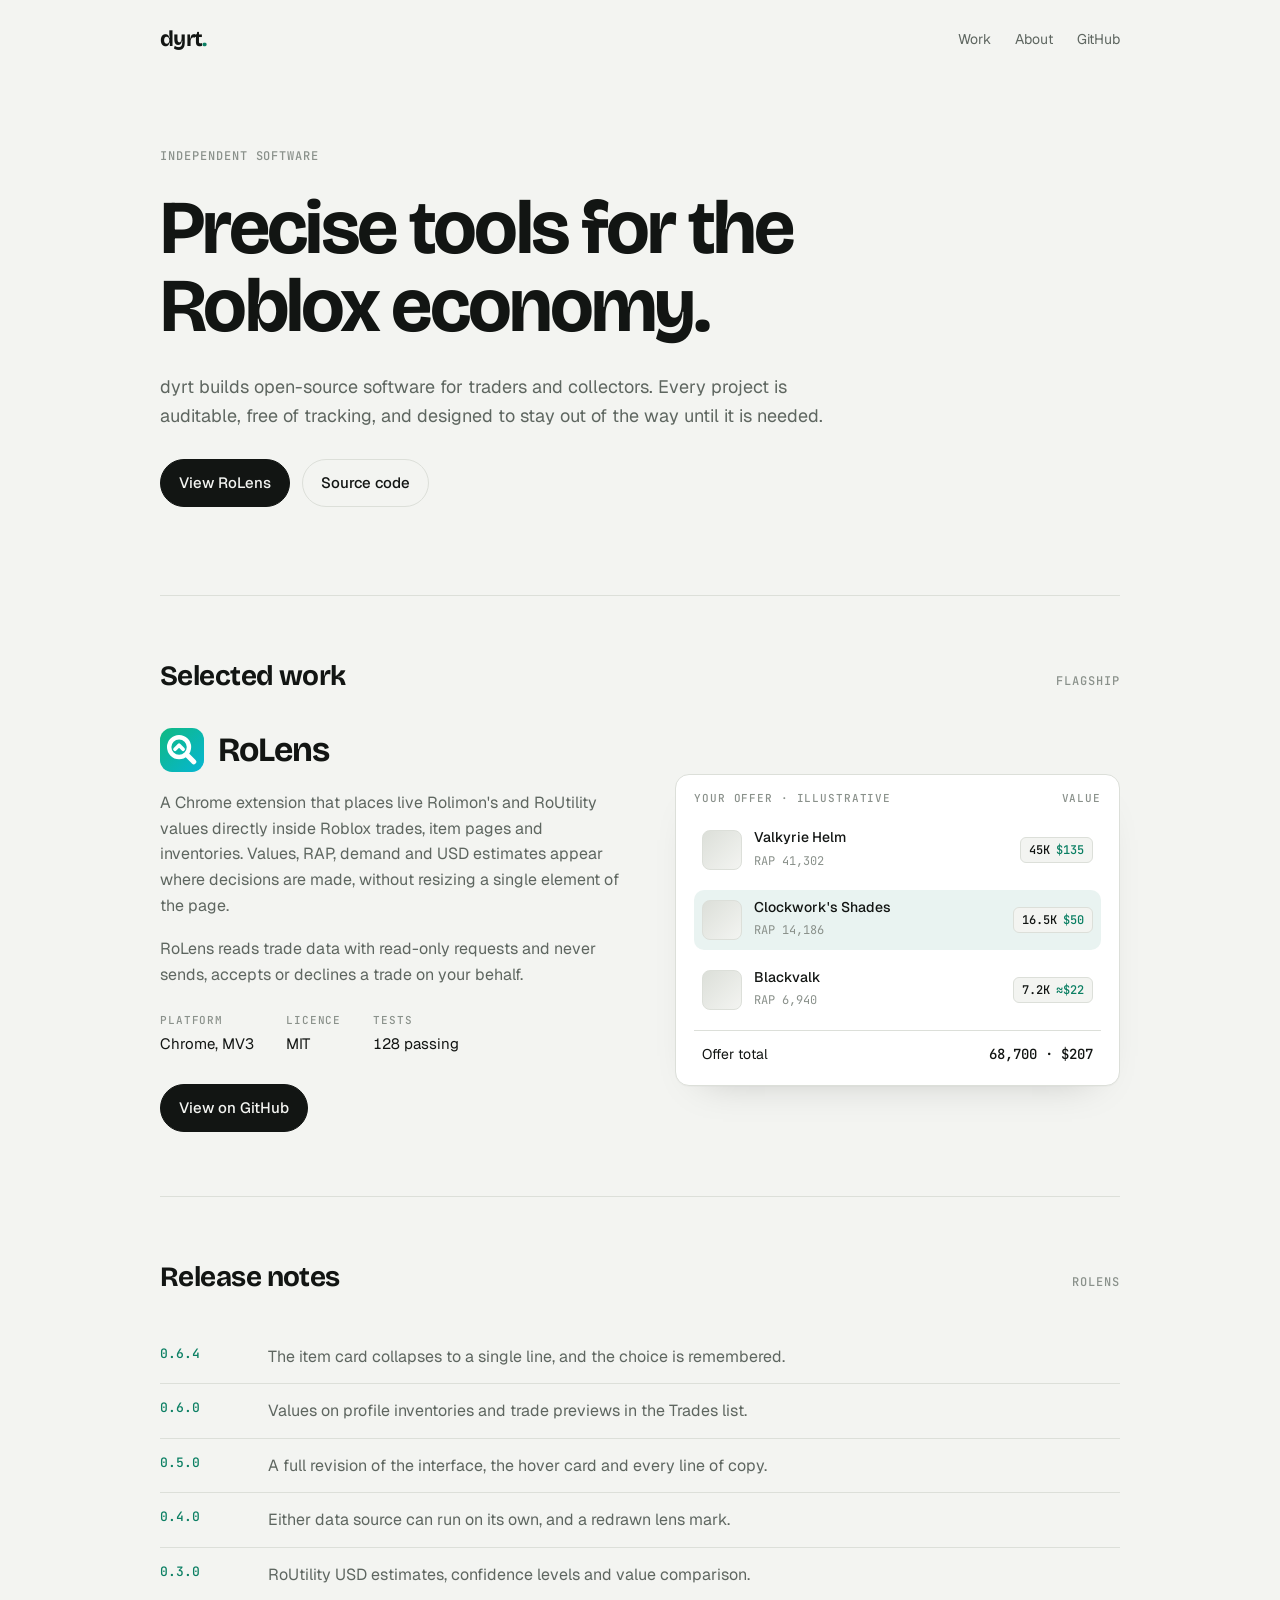
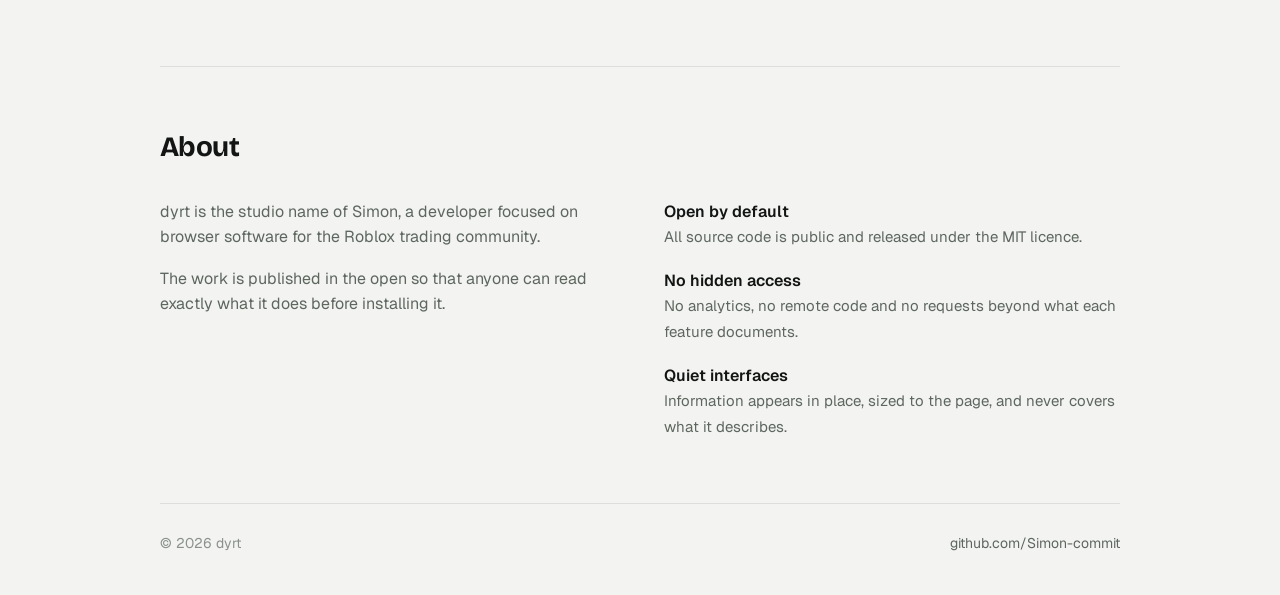
<file: index.html>
<!doctype html>
<html lang="en">
<head>
<meta charset="utf-8">
<meta name="viewport" content="width=device-width, initial-scale=1, viewport-fit=cover">
<meta name="description" content="dyrt builds open-source software for the Roblox trading community, including the RoLens extension.">
<link rel="icon" href="/favicon.svg" type="image/svg+xml">
<title>dyrt</title>
<link rel="preconnect" href="https://fonts.googleapis.com">
<link rel="preconnect" href="https://fonts.gstatic.com" crossorigin>
<link rel="stylesheet" href="https://fonts.googleapis.com/css2?family=Bricolage+Grotesque:opsz,wght@12..96,500;12..96,700&family=Geist:wght@400;500;600&family=JetBrains+Mono:wght@400;500&display=swap">
<style>
  :root {
    --paper: #f3f4f1;
    --surface: #ffffff;
    --ink: #121513;
    --muted: #5e6660;
    --faint: #8a918b;
    --rule: #dcdfd9;
    --accent: #0b7f63;
    --accent-soft: rgba(11, 127, 99, 0.09);
    --lens-a: #10b981;
    --lens-b: #06b6d4;
    --display: "Bricolage Grotesque", "Segoe UI", system-ui, sans-serif;
    --body: "Geist", "Segoe UI", system-ui, -apple-system, sans-serif;
    --mono: "JetBrains Mono", ui-monospace, "SFMono-Regular", Consolas, monospace;
  }
  @media (prefers-color-scheme: dark) {
    :root:not([data-theme="light"]) {
      color-scheme: dark;
      --paper: #0e1110;
      --surface: #161a18;
      --ink: #e9ece8;
      --muted: #9aa39c;
      --faint: #6d756f;
      --rule: #262c29;
      --accent: #3fd3a6;
      --accent-soft: rgba(63, 211, 166, 0.1);
    }
  }
  :root[data-theme="dark"] {
    color-scheme: dark;
    --paper: #0e1110;
    --surface: #161a18;
    --ink: #e9ece8;
    --muted: #9aa39c;
    --faint: #6d756f;
    --rule: #262c29;
    --accent: #3fd3a6;
    --accent-soft: rgba(63, 211, 166, 0.1);
  }

  * { box-sizing: border-box; }
  body {
    margin: 0;
    background: var(--paper);
    color: var(--ink);
    font: 400 16px/1.6 var(--body);
    -webkit-font-smoothing: antialiased;
    padding-inline: 20px;
  }
  a { color: inherit; }
  a:focus-visible { outline: 2px solid var(--accent); outline-offset: 3px; border-radius: 4px; }
  .wrap { max-width: 960px; margin-inline: auto; }

  /* Header */
  .top {
    display: flex; align-items: center; justify-content: space-between; gap: 16px;
    padding-block: 28px;
  }
  .mark { font: 700 22px/1 var(--display); letter-spacing: -0.03em; text-decoration: none; }
  .mark span { color: var(--accent); }
  .nav { display: flex; gap: 24px; font-size: 14px; }
  .nav a { text-decoration: none; color: var(--muted); }
  .nav a:hover { color: var(--ink); }

  /* Hero */
  .hero { padding-block: 72px 88px; display: grid; gap: 28px; }
  .eyebrow {
    font: 500 12px/1 var(--mono); letter-spacing: 0.08em; text-transform: uppercase; color: var(--faint);
  }
  h1 {
    margin: 0; max-width: 16ch;
    font: 700 clamp(40px, 7vw, 76px)/1.02 var(--display);
    letter-spacing: -0.035em; text-wrap: balance;
  }
  .lede { margin: 0; max-width: 56ch; font-size: 18px; color: var(--muted); }
  .cta { display: flex; flex-wrap: wrap; gap: 12px; }
  .btn {
    display: inline-flex; align-items: center; gap: 8px;
    padding: 11px 18px; border-radius: 999px; font-size: 15px; font-weight: 500; text-decoration: none;
    border: 1px solid var(--rule); transition: border-color .15s, background .15s;
  }
  .btn:hover { border-color: var(--muted); }
  .btn.primary { background: var(--ink); color: var(--paper); border-color: var(--ink); }
  .btn.primary:hover { background: var(--accent); border-color: var(--accent); color: #fff; }

  /* Section scaffold */
  section { padding-block: 64px; border-top: 1px solid var(--rule); }
  .sec-head { display: flex; align-items: baseline; justify-content: space-between; gap: 16px; margin-bottom: 36px; }
  h2 { margin: 0; font: 700 28px/1.15 var(--display); letter-spacing: -0.02em; }

  /* Flagship */
  .flag { display: grid; grid-template-columns: 1.05fr 1fr; gap: 48px; align-items: center; }
  .flag-title { display: flex; align-items: center; gap: 14px; }
  .flag-title h3 { margin: 0; font: 700 34px/1 var(--display); letter-spacing: -0.03em; }
  .lens-icon { width: 44px; height: 44px; flex: none; }
  .flag p { margin: 18px 0 0; max-width: 52ch; color: var(--muted); }
  .facts { display: grid; grid-template-columns: repeat(3, auto); justify-content: start; gap: 8px 32px; margin: 28px 0 0; }
  .facts dt { font: 500 11px/1 var(--mono); letter-spacing: 0.08em; text-transform: uppercase; color: var(--faint); }
  .facts dd { margin: 6px 0 0; font-size: 15px; font-variant-numeric: tabular-nums; }
  .flag .cta { margin-top: 28px; }

  /* Offer mock: one Roblox offer row with RoLens chips */
  .mock {
    margin: 0; width: 100%;
    background: var(--surface); border: 1px solid var(--rule); border-radius: 14px;
    padding: 18px; display: grid; gap: 10px; box-shadow: 0 1px 0 rgba(0,0,0,.02), 0 18px 40px -28px rgba(0,0,0,.25);
  }
  .mock-head { display: flex; justify-content: space-between; font: 500 11px/1 var(--mono); letter-spacing: .08em; text-transform: uppercase; color: var(--faint); padding-bottom: 6px; }
  .row {
    display: grid; grid-template-columns: 40px 1fr auto; gap: 12px; align-items: center;
    padding: 8px; border-radius: 10px;
  }
  .row:nth-child(odd) { background: var(--accent-soft); }
  .thumb { width: 40px; height: 40px; border-radius: 8px; background: linear-gradient(135deg, var(--rule), var(--paper)); border: 1px solid var(--rule); }
  .row b { display: block; font-weight: 500; font-size: 14px; line-height: 1.3; }
  .row small { font: 400 12px/1.3 var(--mono); color: var(--faint); font-variant-numeric: tabular-nums; }
  .chip {
    font: 500 12px/1 var(--mono); font-variant-numeric: tabular-nums; white-space: nowrap;
    padding: 6px 8px; border-radius: 6px; border: 1px solid var(--rule); background: var(--paper);
  }
  .chip i { font-style: normal; color: var(--accent); margin-left: 6px; }
  .total { display: flex; justify-content: space-between; padding: 12px 8px 2px; border-top: 1px solid var(--rule); font-size: 14px; font-variant-numeric: tabular-nums; }
  .total strong { font-family: var(--mono); font-weight: 500; }

  /* Changelog */
  .log { display: grid; gap: 0; margin: 0; padding: 0; list-style: none; }
  .log li { display: grid; grid-template-columns: 88px 1fr; gap: 20px; padding-block: 14px; border-bottom: 1px solid var(--rule); }
  .log li:last-child { border-bottom: 0; }
  .log code { font: 500 13px/1.6 var(--mono); color: var(--accent); }
  .log span { color: var(--muted); }

  /* About */
  .about { display: grid; grid-template-columns: 1fr 1fr; gap: 48px; }
  .about p { margin: 0 0 16px; max-width: 58ch; color: var(--muted); }
  .principles { margin: 0; padding: 0; list-style: none; display: grid; gap: 18px; }
  .principles strong { display: block; font-weight: 600; }
  .principles span { color: var(--muted); font-size: 15px; }

  footer {
    border-top: 1px solid var(--rule); padding-block: 28px 40px;
    display: flex; flex-wrap: wrap; justify-content: space-between; gap: 12px; font-size: 14px; color: var(--faint);
  }
  footer a { text-decoration: none; color: var(--muted); }
  footer a:hover { color: var(--ink); }

  @media (max-width: 760px) {
    .flag, .about { grid-template-columns: 1fr; gap: 36px; }
    .hero { padding-block: 40px 56px; }
    section { padding-block: 48px; }
    .nav { gap: 16px; }
    .log li { grid-template-columns: 64px 1fr; gap: 12px; }
  }
  @media (max-width: 420px) {
    .facts { grid-template-columns: repeat(2, auto); }
    .nav a:first-child { display: none; }
  }
  @media (prefers-reduced-motion: reduce) { * { transition: none !important; } }
</style>
</head>
<body>

<div class="wrap">
  <header class="top">
    <a class="mark" href="#top" aria-label="dyrt, home">dyrt<span>.</span></a>
    <nav class="nav" aria-label="Main">
      <a href="#work">Work</a>
      <a href="#about">About</a>
      <a href="https://github.com/Simon-commit">GitHub</a>
    </nav>
  </header>

  <main id="top">
    <div class="hero">
      <div class="eyebrow">Independent software</div>
      <h1>Precise tools for the Roblox economy.</h1>
      <p class="lede">dyrt builds open-source software for traders and collectors. Every project is auditable, free of tracking, and designed to stay out of the way until it is needed.</p>
      <div class="cta">
        <a class="btn primary" href="#work">View RoLens</a>
        <a class="btn" href="https://github.com/Simon-commit/rolens">Source code</a>
      </div>
    </div>

    <section id="work" aria-labelledby="work-h">
      <div class="sec-head">
        <h2 id="work-h">Selected work</h2>
        <span class="eyebrow">Flagship</span>
      </div>

      <div class="flag">
        <div>
          <div class="flag-title">
            <svg class="lens-icon" viewBox="0 0 128 128" aria-hidden="true">
              <defs><linearGradient id="lg" x1="0" y1="0" x2="1" y2="1"><stop offset="0" stop-color="#10b981"/><stop offset="1" stop-color="#06b6d4"/></linearGradient></defs>
              <rect width="128" height="128" rx="34.7" fill="url(#lg)"/>
              <g fill="none" stroke="#ffffff" stroke-linecap="round" stroke-linejoin="round">
                <circle cx="55.5" cy="55.5" r="28.8" stroke-width="12.8"/>
                <path d="M77.9 77.9 98.1 98.1" stroke-width="14.9"/>
                <path d="M43.7 61.9 55.5 50.1 67.2 61.9" stroke-width="10.7"/>
              </g>
            </svg>
            <h3>RoLens</h3>
          </div>
          <p>A Chrome extension that places live Rolimon's and RoUtility values directly inside Roblox trades, item pages and inventories. Values, RAP, demand and USD estimates appear where decisions are made, without resizing a single element of the page.</p>
          <p>RoLens reads trade data with read-only requests and never sends, accepts or declines a trade on your behalf.</p>
          <dl class="facts">
            <div><dt>Platform</dt><dd>Chrome, MV3</dd></div>
            <div><dt>Licence</dt><dd>MIT</dd></div>
            <div><dt>Tests</dt><dd>128 passing</dd></div>
          </dl>
          <div class="cta">
            <a class="btn primary" href="https://github.com/Simon-commit/rolens">View on GitHub</a>
          </div>
        </div>

        <figure class="mock" aria-label="Illustration of a Roblox trade offer annotated by RoLens">
          <div class="mock-head"><span>Your offer · illustrative</span><span>Value</span></div>
          <div class="row"><div class="thumb"></div><div><b>Valkyrie Helm</b><small>RAP 41,302</small></div><span class="chip">45K<i>$135</i></span></div>
          <div class="row"><div class="thumb"></div><div><b>Clockwork's Shades</b><small>RAP 14,186</small></div><span class="chip">16.5K<i>$50</i></span></div>
          <div class="row"><div class="thumb"></div><div><b>Blackvalk</b><small>RAP 6,940</small></div><span class="chip">7.2K<i>≈$22</i></span></div>
          <div class="total"><span>Offer total</span><strong>68,700 · $207</strong></div>
        </figure>
      </div>
    </section>

    <section aria-labelledby="log-h">
      <div class="sec-head">
        <h2 id="log-h">Release notes</h2>
        <span class="eyebrow">RoLens</span>
      </div>
      <ul class="log">
        <li><code>0.6.4</code><span>The item card collapses to a single line, and the choice is remembered.</span></li>
        <li><code>0.6.0</code><span>Values on profile inventories and trade previews in the Trades list.</span></li>
        <li><code>0.5.0</code><span>A full revision of the interface, the hover card and every line of copy.</span></li>
        <li><code>0.4.0</code><span>Either data source can run on its own, and a redrawn lens mark.</span></li>
        <li><code>0.3.0</code><span>RoUtility USD estimates, confidence levels and value comparison.</span></li>
      </ul>
    </section>

    <section id="about" aria-labelledby="about-h">
      <div class="sec-head"><h2 id="about-h">About</h2></div>
      <div class="about">
        <div>
          <p>dyrt is the studio name of Simon, a developer focused on browser software for the Roblox trading community.</p>
          <p>The work is published in the open so that anyone can read exactly what it does before installing it.</p>
        </div>
        <ul class="principles">
          <li><strong>Open by default</strong><span>All source code is public and released under the MIT licence.</span></li>
          <li><strong>No hidden access</strong><span>No analytics, no remote code and no requests beyond what each feature documents.</span></li>
          <li><strong>Quiet interfaces</strong><span>Information appears in place, sized to the page, and never covers what it describes.</span></li>
        </ul>
      </div>
    </section>
  </main>

  <footer>
    <span>© 2026 dyrt</span>
    <a href="https://github.com/Simon-commit">github.com/Simon-commit</a>
  </footer>
</div>
</body>
</html>
</file>
